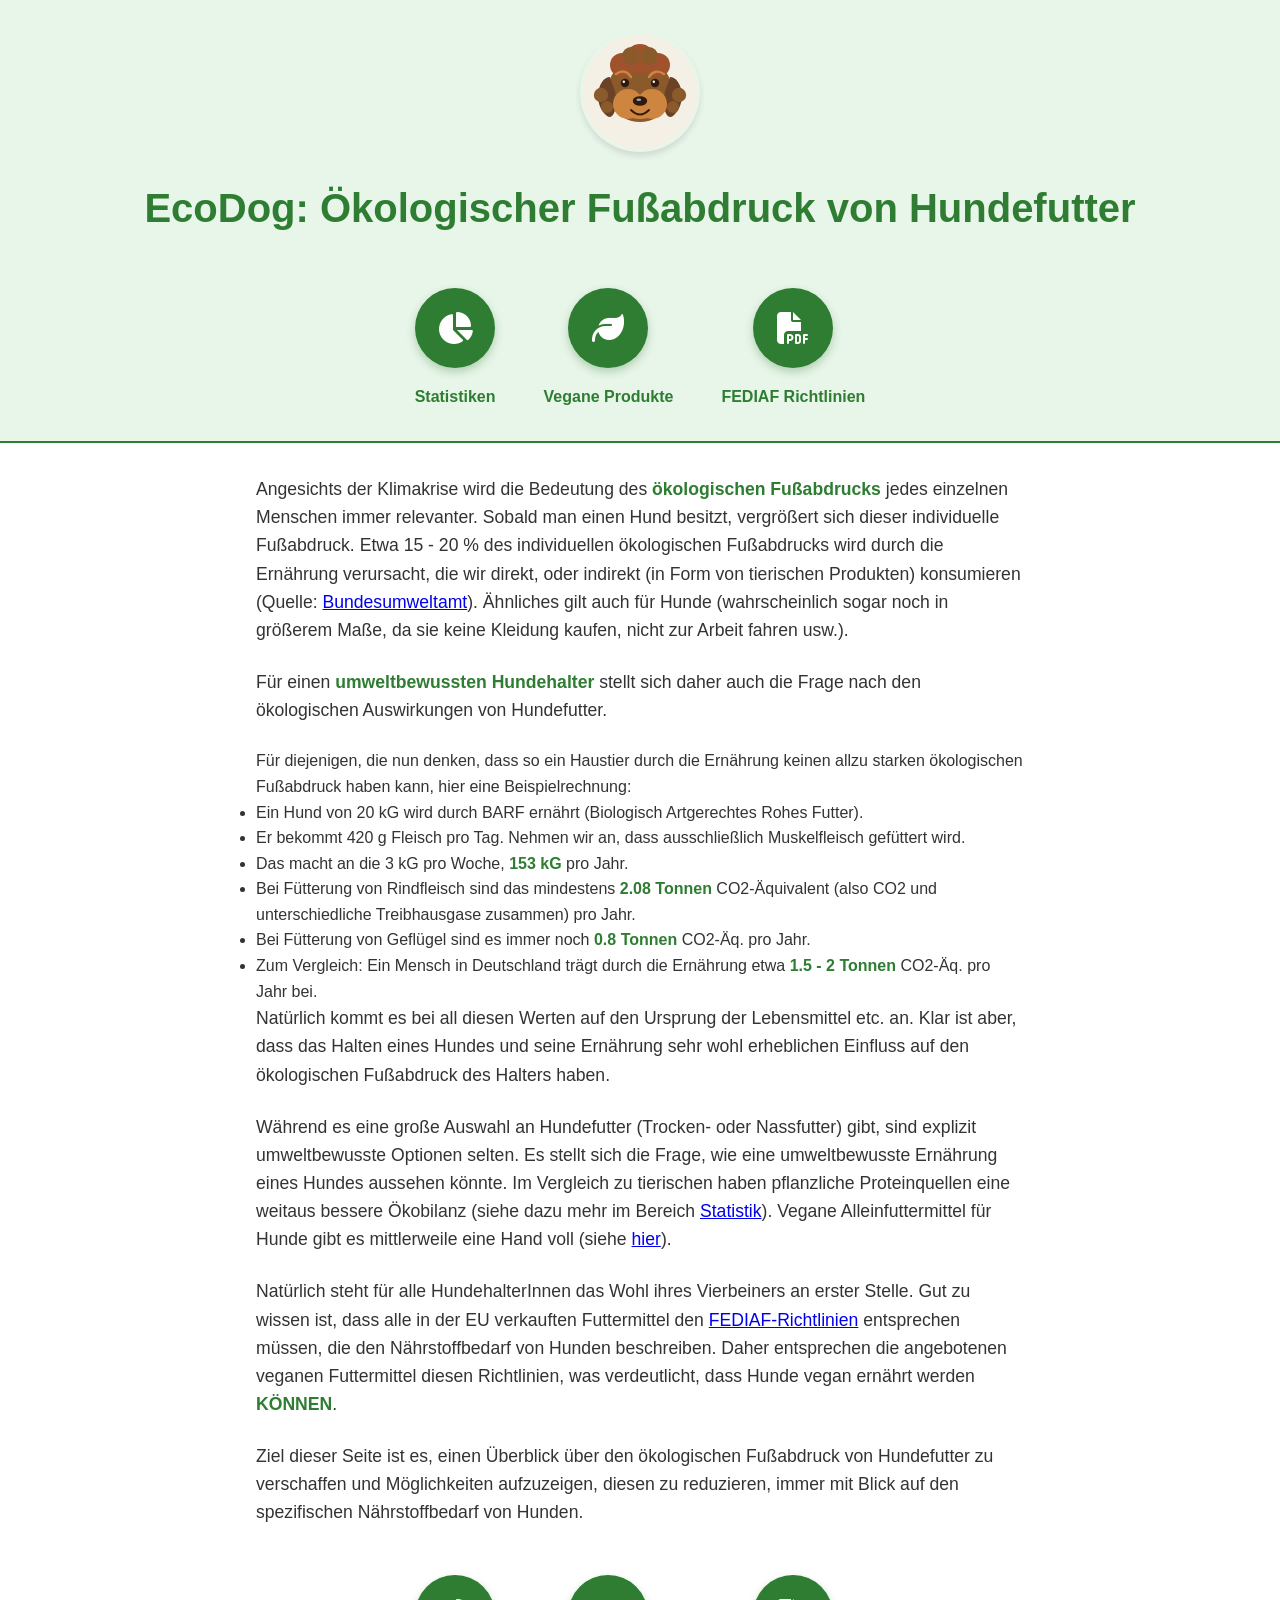
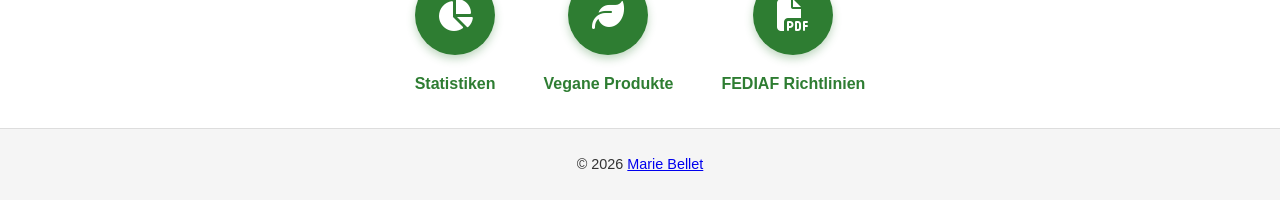
<file: index.html>
<!DOCTYPE html>
<html lang="de">
<head>
    <meta charset="UTF-8">
    <meta name="viewport" content="width=device-width, initial-scale=1.0">
    <title>Ökologischer Fußabdruck von Hundefutter</title>
    <link rel="stylesheet" href="style.css">
    <link rel="stylesheet" href="https://cdnjs.cloudflare.com/ajax/libs/font-awesome/6.4.0/css/all.min.css">
</head>
<body>
    <header class="site-header">
        <div class="logo-container">
            <img src="logo.svg" alt="Brauner Doodle Kopf Logo" class="logo">
        </div>
        <h1 class="main-title">EcoDog: Ökologischer Fußabdruck von Hundefutter</h1>
        
        <section class="icon-links">
            <div class="icon-wrapper">
                <a href="stats.html" class="round-icon" aria-label="Statistiken">
                    <i class="fa-solid fa-chart-pie"></i>
                </a>
                <span class="icon-label">Statistiken</span>
            </div>
            

            <div class="icon-wrapper">
                <a href="vegane-produkte.html" class="round-icon" aria-label="Vegane Produkte">
                    <i class="fa-solid fa-leaf"></i>
                </a>
                <span class="icon-label">Vegane Produkte</span>
            </div>
            
            <div class="icon-wrapper">
                <a href="https://europeanpetfood.org/wp-content/uploads/2025/09/FEDIAF-Nutritional-Guidelines_2025-ONLINE.pdf" target="_blank" class="round-icon" aria-label="FEDIAF Richtlinien">
                    <i class="fa-solid fa-file-pdf"></i>
                </a>
                <span class="icon-label">FEDIAF Richtlinien</span>
            </div>

            
        </section>
    </header>

    <main class="content-container">
        <section class="intro-text">
            <p>
                Angesichts der Klimakrise wird die Bedeutung des <strong>ökologischen Fußabdrucks</strong>
                jedes einzelnen Menschen immer relevanter.
                Sobald man einen Hund besitzt, vergrößert sich dieser individuelle Fußabdruck. Etwa 15 - 20 %
                des individuellen ökologischen Fußabdrucks wird durch die Ernährung verursacht, die wir direkt, oder indirekt 
                (in Form von tierischen Produkten) konsumieren (Quelle: <a href="https://www.umweltbundesamt.de/themen/landwirtschaft/landwirtschaft-umweltfreundlich-gestalten/fragen-antworten-zu-tierhaltung-ernaehrung#frage2-5" target="_blank">Bundesumweltamt</a>). 
                Ähnliches gilt auch für Hunde (wahrscheinlich sogar noch in größerem Maße, da sie
                keine Kleidung kaufen, nicht zur Arbeit fahren usw.).
            </p>
            <p>
                Für einen <strong>umweltbewussten Hundehalter</strong> stellt sich daher auch die Frage
                nach den ökologischen Auswirkungen von Hundefutter.
            </p>
            <section> 
            
                Für diejenigen, die nun denken, dass so ein Haustier durch die Ernährung
                keinen allzu starken ökologischen Fußabdruck haben kann, hier eine Beispielrechnung:
            <ul>
                <li> Ein Hund von 20 kG wird durch BARF ernährt (Biologisch Artgerechtes Rohes Futter).</li>
                <li> Er bekommt 420 g Fleisch pro Tag. Nehmen wir an, dass ausschließlich Muskelfleisch gefüttert wird.</li>
                <li> Das macht an die 3 kG pro Woche, <strong>153 kG</strong> pro Jahr.</li>
                <li> Bei Fütterung von Rindfleisch sind das mindestens <strong>2.08 Tonnen</strong> CO2-Äquivalent (also CO2 und unterschiedliche Treibhausgase zusammen) pro Jahr.</li>
                <li> Bei Fütterung von Geflügel sind es immer noch <strong>0.8 Tonnen</strong> CO2-Äq. pro Jahr.</li>
                <li> Zum Vergleich: Ein Mensch in Deutschland trägt durch die Ernährung etwa <strong>1.5 - 2 Tonnen</strong> CO2-Äq. pro Jahr bei.</li>
            </ul>
            </section>
            <p>
            Natürlich kommt es bei all diesen Werten auf den Ursprung der Lebensmittel etc. an. Klar ist aber, dass 
            das Halten eines Hundes und seine Ernährung sehr wohl erheblichen Einfluss auf den ökologischen Fußabdruck des Halters haben.
            </p>
            <p>
                Während es eine große Auswahl an Hundefutter (Trocken- oder Nassfutter) gibt, sind explizit
                umweltbewusste Optionen selten. Es stellt sich die Frage, wie eine umweltbewusste Ernährung eines Hundes aussehen könnte. 
                Im Vergleich zu tierischen haben pflanzliche Proteinquellen eine weitaus bessere Ökobilanz (siehe dazu mehr im Bereich <a href="stats.html" aria-label="Statistiken">Statistik</a>).
                Vegane Alleinfuttermittel für Hunde gibt es mittlerweile eine Hand voll (siehe <a href="vegane-produkte.html">hier</a>).
            </p>
            <p>
                Natürlich steht für alle HundehalterInnen das Wohl ihres Vierbeiners an erster Stelle. 
                Gut zu wissen ist, dass alle in der EU verkauften Futtermittel den <a href="https://europeanpetfood.org/wp-content/uploads/2025/09/FEDIAF-Nutritional-Guidelines_2025-ONLINE.pdf" target="_blank">FEDIAF-Richtlinien</a>
                entsprechen müssen, die den Nährstoffbedarf von Hunden beschreiben. Daher entsprechen die angebotenen
                veganen Futtermittel diesen Richtlinien, was verdeutlicht, dass Hunde vegan ernährt werden <strong>KÖNNEN</strong>.
            </p>
            <p> 
                Ziel dieser Seite ist es, einen Überblick über den ökologischen Fußabdruck von Hundefutter zu verschaffen
                und Möglichkeiten aufzuzeigen, diesen zu reduzieren, 
                immer mit Blick auf den spezifischen Nährstoffbedarf von Hunden.
            </p>
        </section>

        <section class="icon-links">
            <div class="icon-wrapper">
                <a href="stats.html" class="round-icon" aria-label="Statistiken">
                    <i class="fa-solid fa-chart-pie"></i>
                </a>
                <span class="icon-label">Statistiken</span>
            </div>
            

            <div class="icon-wrapper">
                <a href="vegane-produkte.html" class="round-icon" aria-label="Vegane Produkte">
                    <i class="fa-solid fa-leaf"></i>
                </a>
                <span class="icon-label">Vegane Produkte</span>
            </div>
            
            <div class="icon-wrapper">
                <a href="https://europeanpetfood.org/wp-content/uploads/2025/09/FEDIAF-Nutritional-Guidelines_2025-ONLINE.pdf" target="_blank" class="round-icon" aria-label="FEDIAF Richtlinien">
                    <i class="fa-solid fa-file-pdf"></i>
                </a>
                <span class="icon-label">FEDIAF Richtlinien</span>
            </div>

            
        </section>
    </main>

    <footer class="site-footer">
        <p>&copy; 2026 <a href="impressum.html">Marie Bellet</a></p>
    </footer>
</body>
</html>
</file>
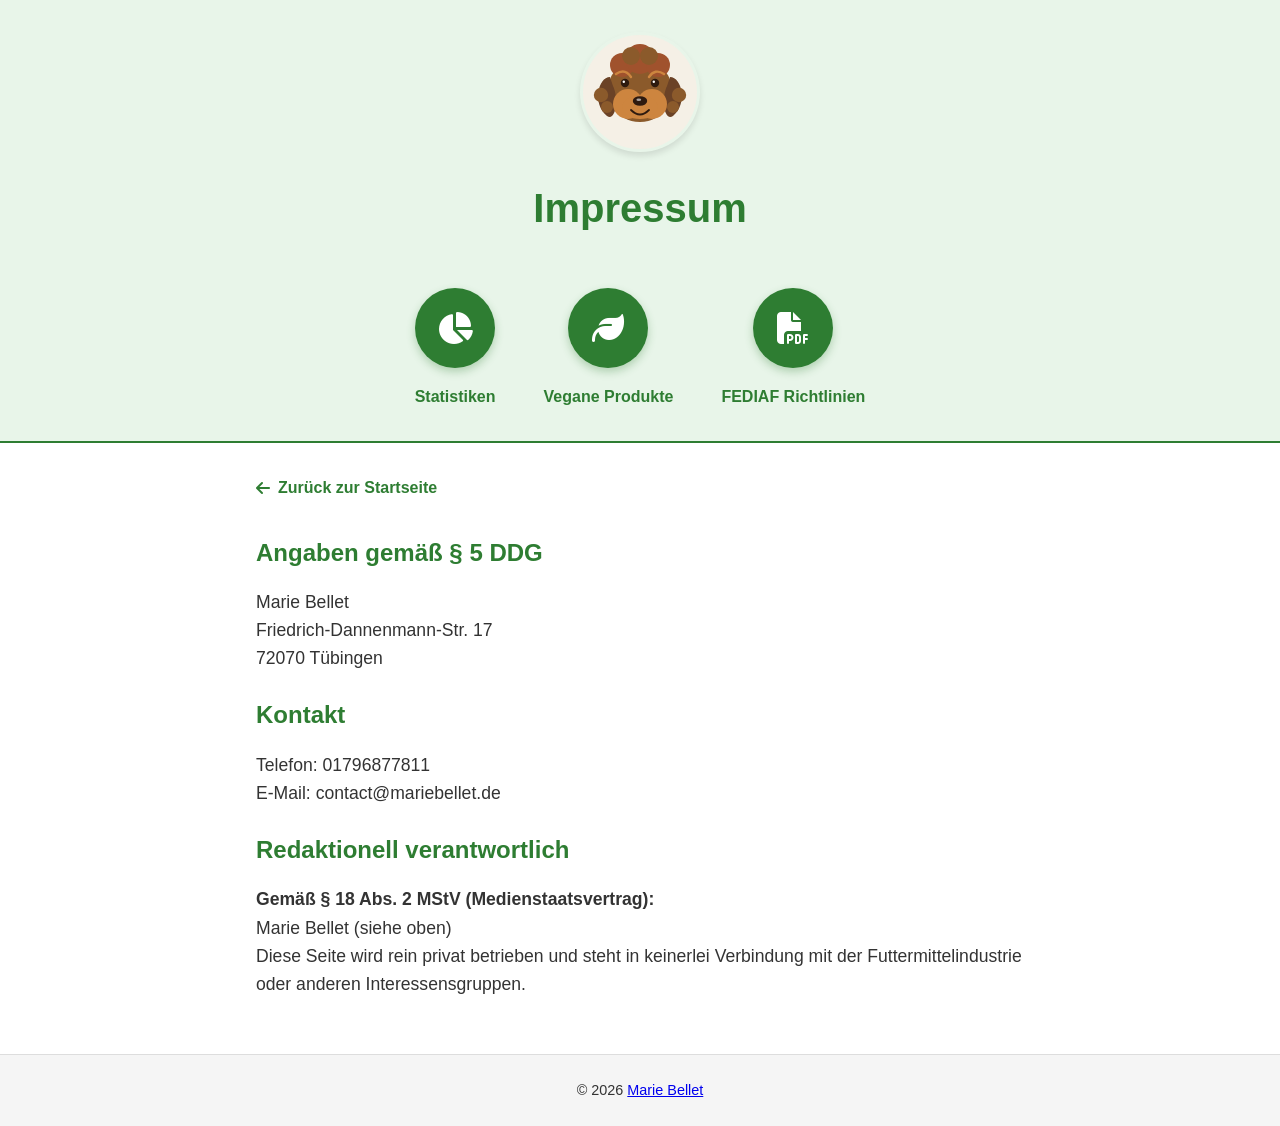
<file: impressum.html>
<!DOCTYPE html>
<html lang="de">
<head>
    <meta charset="UTF-8">
    <meta name="viewport" content="width=device-width, initial-scale=1.0">
    <title>Impressum</title>
    <link rel="stylesheet" href="style.css">
    <link rel="stylesheet" href="https://cdnjs.cloudflare.com/ajax/libs/font-awesome/6.4.0/css/all.min.css">
</head>
<body>
    <header class="site-header">
        <div class="logo-container">
            <img src="logo.svg" alt="Brauner Doodle Kopf Logo" class="logo">
        </div>
        <h1 class="main-title">Impressum</h1>
    
    <section class="icon-links">
            <div class="icon-wrapper">
                <a href="stats.html" class="round-icon" aria-label="Statistiken">
                    <i class="fa-solid fa-chart-pie"></i>
                </a>
                <span class="icon-label">Statistiken</span>
            </div>
            

            <div class="icon-wrapper">
                <a href="vegane-produkte.html" class="round-icon" aria-label="Vegane Produkte">
                    <i class="fa-solid fa-leaf"></i>
                </a>
                <span class="icon-label">Vegane Produkte</span>
            </div>
            
            <div class="icon-wrapper">
                <a href="https://europeanpetfood.org/wp-content/uploads/2025/09/FEDIAF-Nutritional-Guidelines_2025-ONLINE.pdf" target="_blank" class="round-icon" aria-label="FEDIAF Richtlinien">
                    <i class="fa-solid fa-file-pdf"></i>
                </a>
                <span class="icon-label">FEDIAF Richtlinien</span>
            </div>

            
        </section>
        
    </header>

    <main class="content-container">
        <nav class="back-nav">
            <a href="index.html" class="back-link"><i class="fa-solid fa-arrow-left"></i> Zurück zur Startseite</a>
        </nav>

        <section class="products-text">
            <h2>Angaben gemäß § 5 DDG</h2>
    <p>
        Marie Bellet<br>
        Friedrich-Dannenmann-Str. 17<br>
        72070 Tübingen
    </p>

    <h2>Kontakt</h2>
    <p>
        Telefon: 01796877811<br>
        E-Mail: contact@mariebellet.de
    </p>

    <h2>Redaktionell verantwortlich</h2>
    <p>
        <strong>Gemäß § 18 Abs. 2 MStV (Medienstaatsvertrag):</strong><br>
        Marie Bellet (siehe oben)<br>
        Diese Seite wird rein privat betrieben und steht in keinerlei Verbindung mit der Futtermittelindustrie oder anderen Interessensgruppen.
    </p>

        </section>
    </main>

    <footer class="site-footer">
        <p>&copy; 2026 <a href="impressum.html">Marie Bellet</a></p>
    </footer>
</body>
</html>
</file>
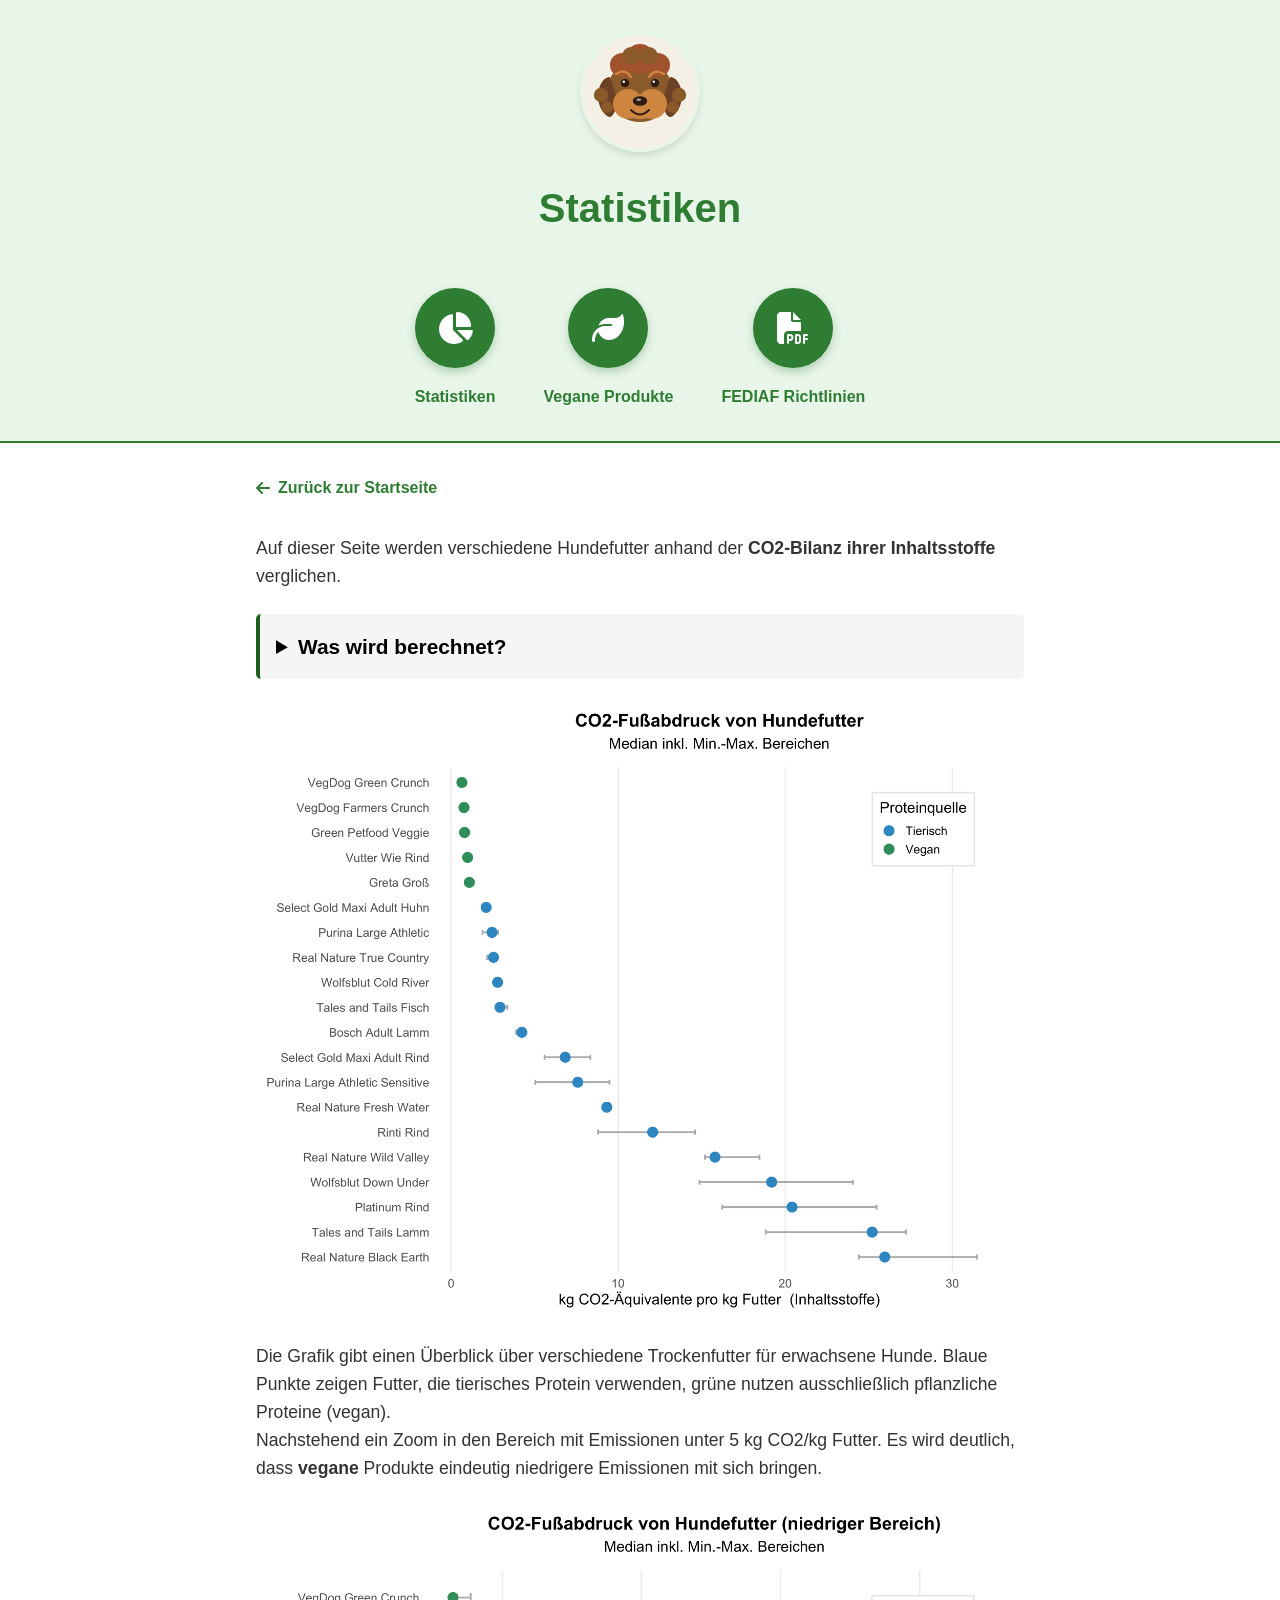
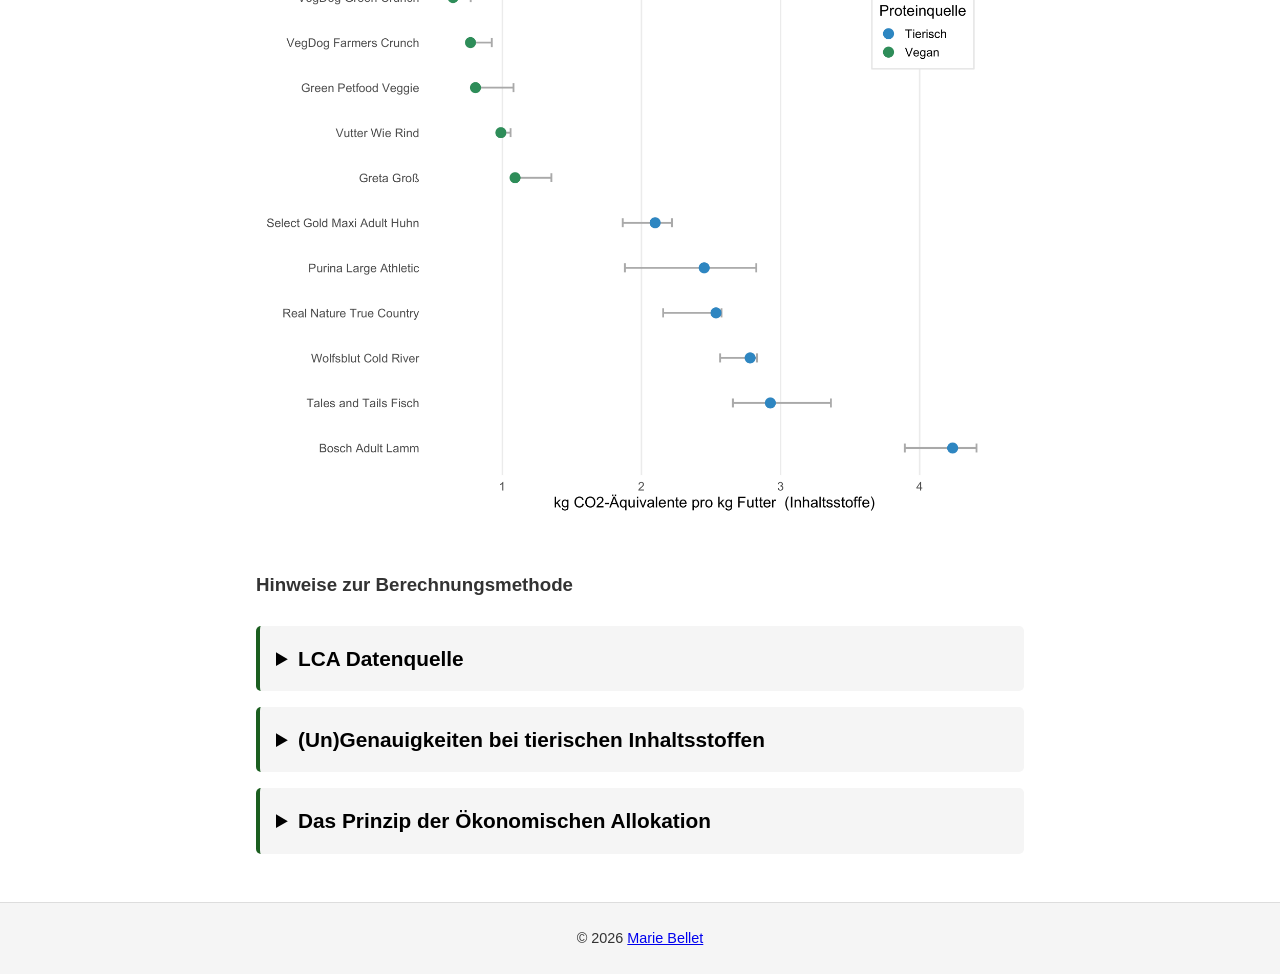
<file: stats.html>
<!doctype html>
<html lang="de">
    <head>
        <meta charset="UTF-8" />
        <meta name="viewport" content="width=device-width, initial-scale=1.0" />
        <title>Statistiken</title>
        <link rel="stylesheet" href="style.css" />
        <link rel="stylesheet" href="https://cdnjs.cloudflare.com/ajax/libs/font-awesome/6.4.0/css/all.min.css" />
        <style>
            .stats-image {
                max-width: 100%;
                height: auto;
                margin: 1.5rem 0;
                display: block;
            }
        </style>
    </head>
    <body>
        <header class="site-header">
            <div class="logo-container">
                <img src="logo.svg" alt="Brauner Doodle Kopf Logo" class="logo" />
            </div>
            <h1 class="main-title">Statistiken</h1>
        
        <section class="icon-links">
            <div class="icon-wrapper">
                <a href="stats.html" class="round-icon" aria-label="Statistiken">
                    <i class="fa-solid fa-chart-pie"></i>
                </a>
                <span class="icon-label">Statistiken</span>
            </div>
            

            <div class="icon-wrapper">
                <a href="vegane-produkte.html" class="round-icon" aria-label="Vegane Produkte">
                    <i class="fa-solid fa-leaf"></i>
                </a>
                <span class="icon-label">Vegane Produkte</span>
            </div>
            
            <div class="icon-wrapper">
                <a href="https://europeanpetfood.org/wp-content/uploads/2025/09/FEDIAF-Nutritional-Guidelines_2025-ONLINE.pdf" target="_blank" class="round-icon" aria-label="FEDIAF Richtlinien">
                    <i class="fa-solid fa-file-pdf"></i>
                </a>
                <span class="icon-label">FEDIAF Richtlinien</span>
            </div>

            
        </section>
            
        </header>

        <main class="content-container">
            <nav class="back-nav">
                <a href="index.html" class="back-link"><i class="fa-solid fa-arrow-left"></i> Zurück zur Startseite</a>
            </nav>

            <section class="calculator-text">
                <p>
                    Auf dieser Seite werden verschiedene Hundefutter anhand der
                    <strong>CO2-Bilanz ihrer Inhaltsstoffe</strong> verglichen.<br />
                </p>
                <details>
                    <summary>Was wird berechnet?</summary>
                    <div class="dropdown-content">
                        <p>
                            Die Berechnungen dafür basieren auf life cycle analyses (<strong>LCA</strong>) von
                            Lebensmitteln, die in der Datenbank von
                            <a
                                href="https://data.ademe.fr/datasets?topics=TQJGtxm2_,2wn-uc69sxs8gr0k7gh75uhd"
                                target="_blank"
                                >AGRIBALYSE</a
                            >
                            öffentlich zugänglich sind. LCA messen den gesamten ökologischen Fußabdruck von
                            Lebensmitteln, vom Feld bis zum Konsumenten, mit Berücksichtigung von Emissionen,
                            Landnutzung, Wasserverbrauch und Abfall. Die hier gezeigten Ergebnisse beschränken sich
                            bislang auf die Emissionen, gemessen als CO2-Äquivalente, was CO2 und andere Treibhausgase
                            berücksichtigt.
                        </p>
                    </div>
                </details>

                <img src="outputs/LCA_Hundefutter.png" alt="LCA Hundefutter" class="stats-image" />
                <p>
                    Die Grafik gibt einen Überblick über verschiedene Trockenfutter für erwachsene Hunde. Blaue Punkte
                    zeigen Futter, die tierisches Protein verwenden, grüne nutzen ausschließlich pflanzliche Proteine
                    (vegan).<br />
                    Nachstehend ein Zoom in den Bereich mit Emissionen unter 5 kg CO2/kg Futter. Es wird deutlich, dass
                    <strong>vegane</strong> Produkte eindeutig niedrigere Emissionen mit sich bringen.
                </p>
                <img src="outputs/LCA_Hundefutter_subgroup.png" alt="LCA Hundefutter Subgruppen" class="stats-image" />

                <br />
                <h3>Hinweise zur Berechnungsmethode</h3>
                <br />
                <details>
                    <summary>LCA Datenquelle</summary>
                    <div class="dropdown-content">
                        <p>
                            Zur Berechnung der Emissionen, die ein Futtermittel mitbringt, wurden die CO2-Äq. Werte der
                            von den Herstellern angegebenen Inhaltsstoffe für die Etappen Landwirtschaft und
                            Transformation in der
                            <a
                                href="https://data.ademe.fr/datasets?topics=TQJGtxm2_,2wn-uc69sxs8gr0k7gh75uhd"
                                target="_blank"
                                >AGRIBALYSE</a
                            >
                            Datenbank ermittelt und summiert.
                        </p>
                        <p>
                            Wieso ausschließlich diese beiden Etappen der Lebensmittelverarbeitung? Da es nicht
                            öffentlich ersichtlich ist, woher die Hersteller von Hundefutter ihre primären Produkte
                            beziehen, sind Rückschlüsse über den Transport und Verpackung der Zutaten nicht möglich.
                            Ebenso ist die genaue Weiterverarbeitung der Zutaten durch die Hersteller nicht bekannt,
                            wodurch die Emissionen, die durch die Produktion des finalen Trockenfutters entstehen, nicht
                            berücksichtigt sind. Dies betrifft jedoch alle Trockenfutter, die hier verglichen werden.
                            Verglichen werden also schlussendlichen die Emissionen, die lediglich durch die Zutaten
                            selbst entstehen.<br />
                            Und da ist die Hauptproteinquelle meist die ausschlaggebende Komponente. Ob das Futter 30%
                            Rindfleisch oder 30% Soja enthält, macht einen riesigen Unterschied für die CO2-Bilanz.
                        </p>
                    </div>
                </details>

                <details>
                    <summary>(Un)Genauigkeiten bei tierischen Inhaltsstoffen</summary>
                    <div class="dropdown-content">
                        <p>
                            Die Hersteller werben teilweise ausdrücklich mit "wertvollem" Muskelfleisch. Steht diese
                            Info nicht dabei, kann es sich bei Rind und Co. genauso um Innereien und Abfälle aus der
                            Schlachtindustrie handeln. Für die LCA Werte ist das wichtig, da den verschiedenen
                            Bestandteile eines Tieres nicht dieselbe CO2-Bilanz zugeteilt werden. Dieses Prinzip nennt
                            man Ökonomische Allokation. Darüber unten mehr.
                        </p>
                        <p>
                            Wenn eindeutig Fleisch angegeben war, wurde davon ausgegangen, dass es sich
                            <strong>nicht</strong> um Innerein handelte und auch nicht um andere Schlachtabfälle. Zwar ist nicht klar, ob das genutzte Fleisch tatsächlich in die Kategorie des vom Menschen verzehrbaren Muskelfleischs gehört (und damit den größten Teil der Emissionen trägt),
                            jedoch müssen wir bei der Angabe <strong>Fleisch</strong> davon ausgehen. Fehlte die Angabe jedoch, oder war gar von
                            Rinder<strong>protein</strong> die Rede, wurden sehr wahrscheinlich die auch
                            kosten- und rechnerisch klimagünstigeren Innereien aus Schlachtabfällen verwendet.
                        </p>
                        <p>
                            Zu Beachten ist bei den Zutaten, die als <i>Protein</i> oder <i>getrocknet</i> angegeben
                            werden, außerdem folgendes:
                            <br>
                        </p>   
                        <ul>
                            <li>1. Der landwirtschaftliche Input (Massenbilanz)<br>
                            Frischfleisch besteht zu ca. 70–75 % aus Wasser.<br>
                            Für 1 kg getrocknetes Fleisch wird dem Fleisch primär das Wasser entzogen. Es braucht also etwa 3,5 kg frisches Fleisch als Input.<br>
                            Für 1 kg Fleischprotein wird dem Fleisch nicht nur das Wasser, sondern auch das gesamte tierische Fett und die Mineralien (Knochenasche) entzogen. Um am Ende 1 kg reines Protein zu erhalten, ist der Input an Ausgangsmaterial (und damit die landwirtschaftlichen Emissionen) nochmals spürbar höher.</li>
                            <li>2. Der energetische Input (Processing)<br>
                            Die Verarbeitung zu Fleischmehl ist standardisiert (Hitze und Druck). Die Herstellung von Fleischproteinen oder gar Proteinhydrolysat erfordert weitere energieintensive Trennverfahren (Zentrifugen, Lösungsmittel, enzymatische Spaltung). Dieser zusätzliche Energiebedarf der Maschinen und Anlagen erhöht die Emissionen des Herstellers, was auf den LCA-Wert des Pulvers aufgeschlagen wird.</li>
                        </ul>
                    </div>
                </details>

                <details>
                    <summary>Das Prinzip der Ökonomischen Allokation</summary>
                    <div class="dropdown-content">
                        <p>
                            Bei der Berechnung der Ökobilanz schneiden Innereien und Schlachtabfälle deutlich besser ab als Muskelfleisch.<br>
                            Das liegt an dem Prinzip der ökonomischen Allokation. Die Emissionen, die mit der Aufzucht und Verwertung eines Tieres einhergehen, werden auf alle Produkte,
                            die von diesem Tier genutzt werden verteilt, wobei das wirtschaftlich-relevantere Muskelfleisch rechnerisch einen größeren Anteil bekommt.<br>
                            <br>
                            Achtung: Würden Tiere nicht mehr für das vom Menschen verzehrte Muskelfleisch geschlachtet, gäbe es auch die Abfälle nicht mehr, bzw. die Emissionen würden sich entsprechend anders verteilen.<br>
                            Dieses Prinzip funktioniert also nur in einer Welt, in der der Mensch deutliche Mengen an Fleisch verzehrt. 
                        </p>
                    </div>
                </details>
            </section>
        </main>

        <footer class="site-footer">
            <p>&copy; 2026 <a href="impressum.html">Marie Bellet</a></p>
        </footer>
    </body>
</html>
</file>
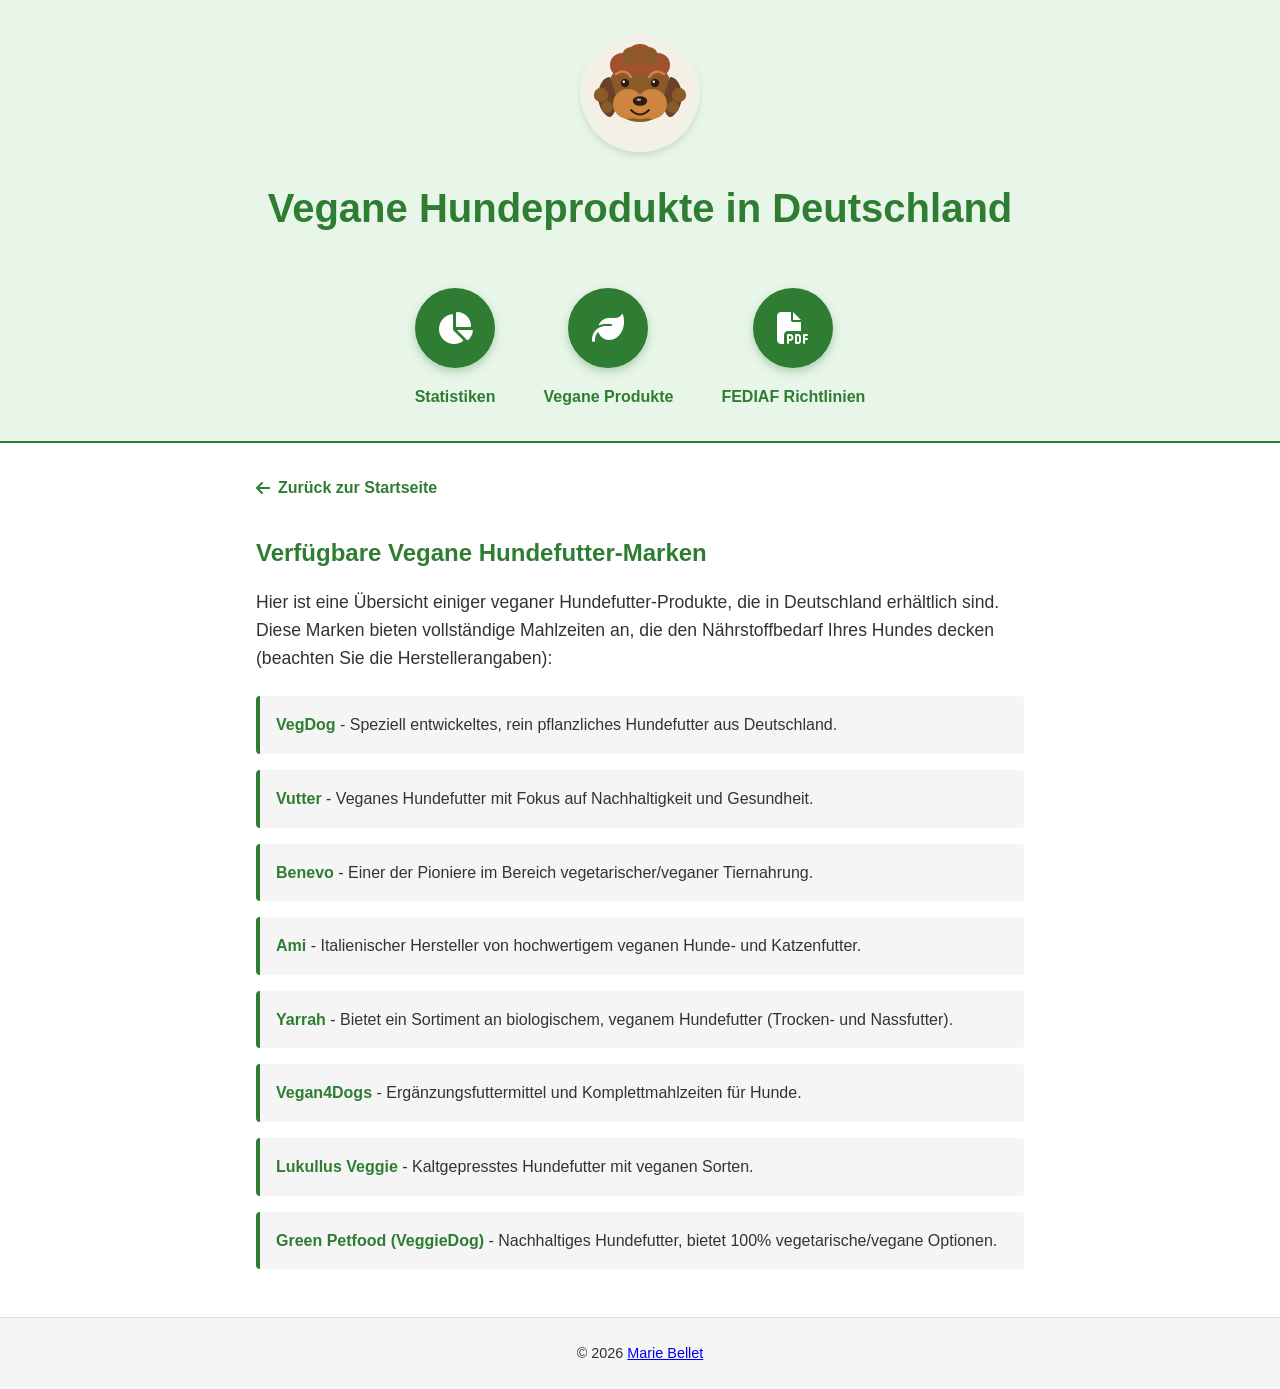
<file: vegane-produkte.html>
<!DOCTYPE html>
<html lang="de">
<head>
    <meta charset="UTF-8">
    <meta name="viewport" content="width=device-width, initial-scale=1.0">
    <title>Vegane Hundeprodukte</title>
    <link rel="stylesheet" href="style.css">
    <link rel="stylesheet" href="https://cdnjs.cloudflare.com/ajax/libs/font-awesome/6.4.0/css/all.min.css">
</head>
<body>
    <header class="site-header">
        <div class="logo-container">
            <img src="logo.svg" alt="Brauner Doodle Kopf Logo" class="logo">
        </div>
        <h1 class="main-title">Vegane Hundeprodukte in Deutschland</h1>
    
    <section class="icon-links">
            <div class="icon-wrapper">
                <a href="stats.html" class="round-icon" aria-label="Statistiken">
                    <i class="fa-solid fa-chart-pie"></i>
                </a>
                <span class="icon-label">Statistiken</span>
            </div>
            

            <div class="icon-wrapper">
                <a href="vegane-produkte.html" class="round-icon" aria-label="Vegane Produkte">
                    <i class="fa-solid fa-leaf"></i>
                </a>
                <span class="icon-label">Vegane Produkte</span>
            </div>
            
            <div class="icon-wrapper">
                <a href="https://europeanpetfood.org/wp-content/uploads/2025/09/FEDIAF-Nutritional-Guidelines_2025-ONLINE.pdf" target="_blank" class="round-icon" aria-label="FEDIAF Richtlinien">
                    <i class="fa-solid fa-file-pdf"></i>
                </a>
                <span class="icon-label">FEDIAF Richtlinien</span>
            </div>

            
        </section>
        
    </header>

    <main class="content-container">
        <nav class="back-nav">
            <a href="index.html" class="back-link"><i class="fa-solid fa-arrow-left"></i> Zurück zur Startseite</a>
        </nav>

        <section class="products-text">
            <h2>Verfügbare Vegane Hundefutter-Marken</h2>
            <p>
                Hier ist eine Übersicht einiger veganer Hundefutter-Produkte, die in Deutschland erhältlich sind.
                Diese Marken bieten vollständige Mahlzeiten an, die den Nährstoffbedarf Ihres Hundes decken (beachten Sie die Herstellerangaben):
            </p>

            <ul class="product-list">
                <li>
                    <a href="https://www.vegdog.de/" target="_blank">VegDog</a> - Speziell entwickeltes, rein pflanzliches Hundefutter aus Deutschland.
                </li>
                <li>
                    <a href="https://vutter.de/" target="_blank">Vutter</a> - Veganes Hundefutter mit Fokus auf Nachhaltigkeit und Gesundheit.
                </li>
                <li>
                    <a href="https://www.benevo.com/" target="_blank">Benevo</a> - Einer der Pioniere im Bereich vegetarischer/veganer Tiernahrung.
                </li>
                <li>
                    <a href="https://www.amipetfood.com/" target="_blank">Ami</a> - Italienischer Hersteller von hochwertigem veganen Hunde- und Katzenfutter.
                </li>
                <li>
                    <a href="https://www.yarrah.com/de/" target="_blank">Yarrah</a> - Bietet ein Sortiment an biologischem, veganem Hundefutter (Trocken- und Nassfutter).
                </li>
                <li>
                    <a href="https://www.vegan4dogs.com/" target="_blank">Vegan4Dogs</a> - Ergänzungsfuttermittel und Komplettmahlzeiten für Hunde.
                </li>
                <li>
                    <a href="https://www.lukullus.de/" target="_blank">Lukullus Veggie</a> - Kaltgepresstes Hundefutter mit veganen Sorten.
                </li>
                <li>
                    <a href="https://www.green-petfood.de/" target="_blank">Green Petfood (VeggieDog)</a> - Nachhaltiges Hundefutter, bietet 100% vegetarische/vegane Optionen.
                </li>
            </ul>
        </section>
    </main>

    <footer class="site-footer">
        <p>&copy; 2026 <a href="impressum.html">Marie Bellet</a></p>
    </footer>
</body>
</html>
</file>
<file: style.css>
:root {
    --primary-green: #2e7d32;
    --dark-green: #1b5e20;
    --light-green: #e8f5e9;
    --text-black: #333333;
    --bg-white: #ffffff;
    --gray-bg: #f5f5f5;
    --link-hover: #4caf50;
}

* {
    margin: 0;
    padding: 0;
    box-sizing: border-box;
}

body {
    font-family: 'Segoe UI', Tahoma, Geneva, Verdana, sans-serif;
    background-color: var(--bg-white);
    color: var(--text-black);
    line-height: 1.6;
    display: flex;
    flex-direction: column;
    min-height: 100vh;
}

.site-header {
    text-align: center;
    padding: 2rem 1rem;
    background-color: var(--light-green);
    border-bottom: 2px solid var(--primary-green);
}

.logo-container {
    margin-bottom: 1rem;
}

.logo {
    width: 120px;
    height: 120px;
    border-radius: 50%;
    object-fit: cover;
    box-shadow: 0 4px 6px rgba(0,0,0,0.1);
}

.main-title {
    color: var(--primary-green);
    font-size: 2.5rem;
    margin: 0;
    font-weight: 600;
}

.content-container {
    max-width: 800px;
    margin: 0 auto;
    padding: 2rem 1rem;
    flex: 1;
}

.intro-text p, .calculator-text p, .products-text p {
    margin-bottom: 1.5rem;
    font-size: 1.1rem;
    color: var(--text-black);
}

.intro-text strong {
    color: var(--primary-green);
}

/* Icon Links Section */
.icon-links {
    display: flex;
    justify-content: center;
    gap: 3rem;
    margin-top: 3rem;
    flex-wrap: wrap;
}

.icon-wrapper {
    display: flex;
    flex-direction: column;
    align-items: center;
    text-align: center;
    max-width: 150px;
}

.round-icon {
    display: flex;
    justify-content: center;
    align-items: center;
    width: 80px;
    height: 80px;
    background-color: var(--primary-green);
    color: var(--bg-white);
    border-radius: 50%;
    text-decoration: none;
    font-size: 2rem;
    transition: transform 0.3s ease, background-color 0.3s ease;
    margin-bottom: 1rem;
    box-shadow: 0 4px 8px rgba(46, 125, 50, 0.3);
}

.round-icon:hover {
    transform: translateY(-5px);
    background-color: var(--dark-green);
    color: var(--bg-white);
}

.icon-label {
    font-weight: 600;
    color: var(--primary-green);
    font-size: 1rem;
}

/* Subpages Specific */
.back-nav {
    margin-bottom: 2rem;
}

.back-link {
    color: var(--primary-green);
    text-decoration: none;
    font-weight: 600;
    display: inline-flex;
    align-items: center;
    gap: 0.5rem;
    transition: color 0.3s ease;
}

.back-link:hover {
    color: var(--dark-green);
}

.products-text h2 {
    color: var(--primary-green);
    margin-bottom: 1rem;
}

.product-list {
    list-style-type: none;
    padding: 0;
}

.product-list li {
    background: var(--gray-bg);
    margin-bottom: 1rem;
    padding: 1rem;
    border-left: 4px solid var(--primary-green);
    border-radius: 4px;
}

.product-list a {
    color: var(--primary-green);
    font-weight: bold;
    text-decoration: none;
}

.product-list a:hover {
    text-decoration: underline;
    color: var(--dark-green);
}

.calculator-text a {
    color: var(--primary-green);
    font-weight: bold;
}

.calculator-placeholder {
    margin-top: 3rem;
    text-align: center;
}

.placeholder-box {
    background-color: var(--light-green);
    padding: 3rem;
    border: 2px dashed var(--primary-green);
    border-radius: 8px;
    color: var(--dark-green);
}

.placeholder-box i {
    margin-bottom: 1rem;
    color: var(--primary-green);
}

.site-footer {
    text-align: center;
    padding: 1.5rem;
    background-color: var(--gray-bg);
    color: var(--text-black);
    font-size: 0.9rem;
    border-top: 1px solid #ddd;
}

/* Styling für das gesamte Dropdown-Element */
details {
  margin-bottom: 1rem;
  width: 100%; /* Nutzt die volle Breite deines Seiten-Contents */
}

/* Die Überschrift als vollflächige, farbige Box */
summary {
  background-color: var(--gray-bg); /* Beispiel-Farbe: Ein ruhiges Blau. Hier deine Wunschfarbe eintragen! */
  color: black; /* Helle Schrift für dunklen Hintergrund */
  padding: 1rem;
  font-weight: bold;
  font-size: 1.3rem;
  cursor: pointer;
  border-radius: 5px;
 border-left: 4px solid var(--dark-green);
  box-sizing: border-box; /* Verhindert, dass das Padding die Box breiter als 100% macht */
  outline: none;
}

/* Hover-Effekt: Etwas dunkler, wenn man mit der Maus darüber fährt */
summary:hover {
  background-color: var(--light-green);
}

/* Cleverer Trick: Wenn das Dropdown OFFEN ist, werden die unteren Ecken der 
   Summary-Box eckig, damit sie nahtlos in den Textbereich übergeht */
details[open] summary {
  border-radius: 5px 5px 0 0;
}

/* Der aufklappende Inhaltsbereich unter der Box */
.dropdown-content {
  background-color: var(--light-green); /* Dezenter grauer Hintergrund für den Lesetext */
  padding: 1.5rem;
  border: 1px solid #ddd;
  border-top: none; /* Schließt bündig an die farbige Summary-Box an */
  border-radius: 0 0 5px 5px; /* Nur unten abgerundet */
}

/* Responsive adjustments */
@media (max-width: 600px) {
    .main-title {
        font-size: 1.8rem;
    }

    .icon-links {
        gap: 1.5rem;
    }

    .round-icon {
        width: 60px;
        height: 60px;
        font-size: 1.5rem;
    }
}
</file>
